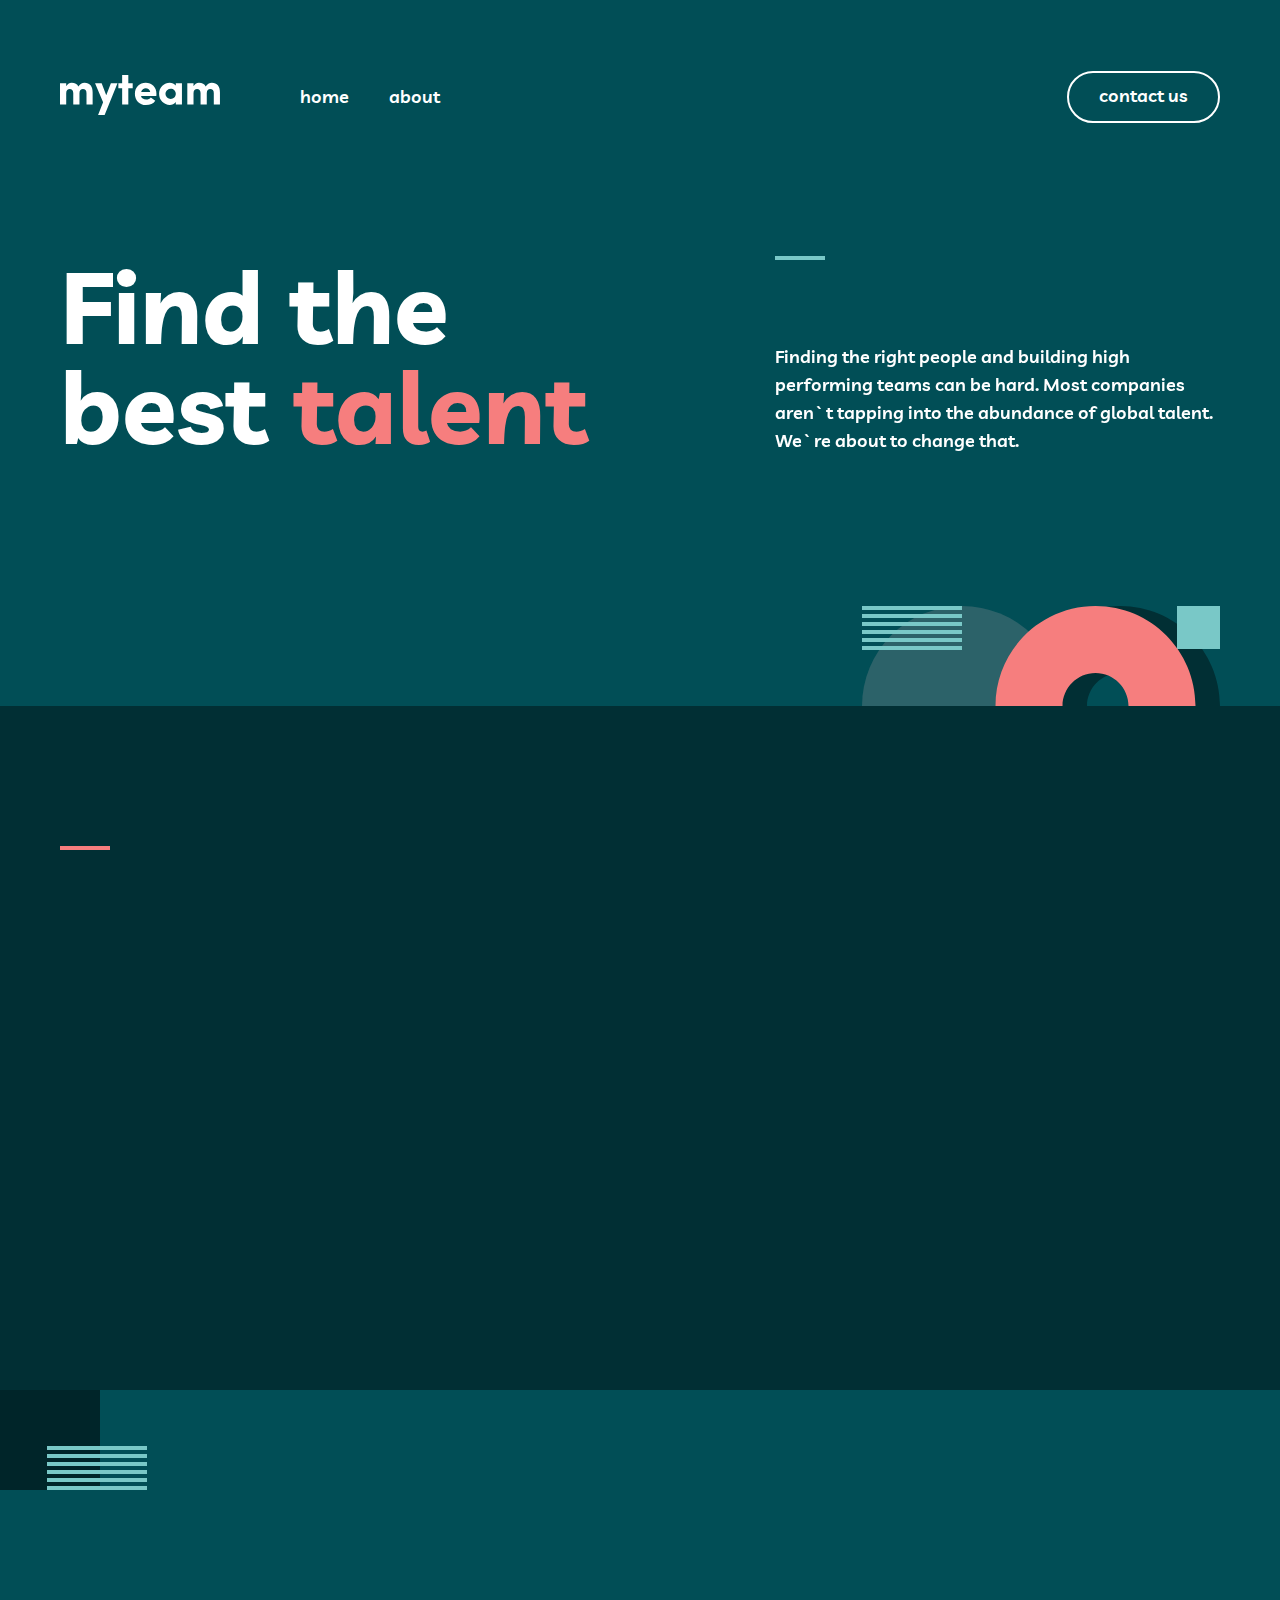
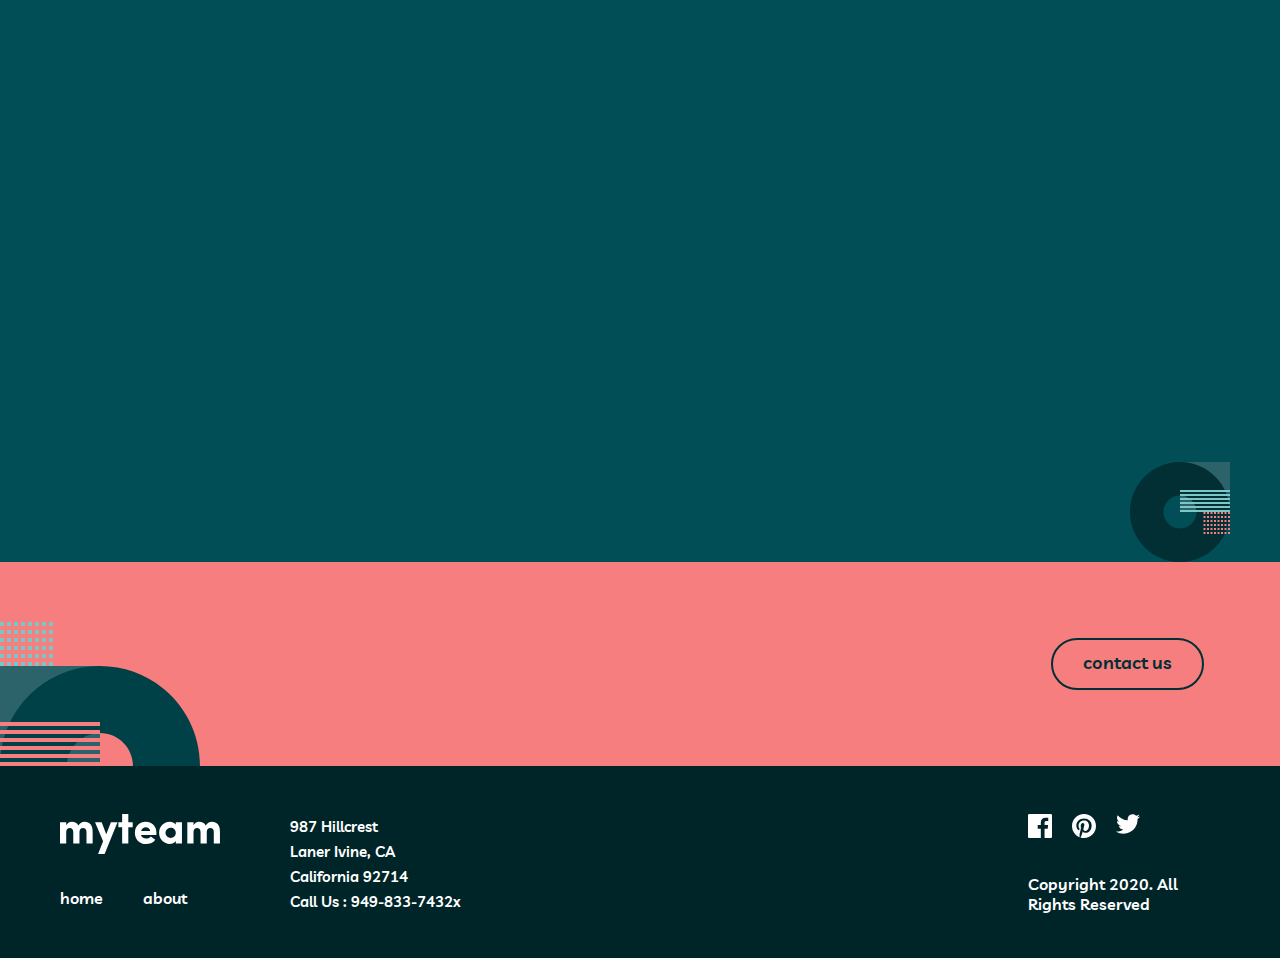
<file: index.html>
<!DOCTYPE html>
<html lang="en">
<head>
    <meta charset="UTF-8">
    <meta name="viewport" content="width=device-width, initial-scale=1.0">
    <link rel="stylesheet" href="./css/main.css">
    <link href="https://unpkg.com/aos@2.3.1/dist/aos.css" rel="stylesheet">
    <title>My team</title>
</head>
<body>
    <header class="site-header">
        <div class="container">
            <div class="header">
                <div class="header-logo-wrapper">
                    <a class="header-logo-link" href="/">
                        <img src="./images/myteam.svg" alt="site logo" width="160" height="40">
                    </a>
                    <ul class="header-list">
                        <li class="header-item">
                            <a class="header-link" href="/">home</a>
                        </li>
                        <li class="header-item">
                            <a class="header-link" href="about.html">about</a>
                        </li>
                    </ul>
                </div>
                <a class="header-contact-link" href="contact.html">contact us</a>
            </div>
        </div>
    </header>
    <main class="site-main">
        <section class="hero-section">
            <div class="container">
                <div class="hero">
                    <h2 data-aos="fade-right" data-aos-offset="300" data-aos-easing="ease-in-sine">Find the <br> best <span class="hero-title-color">talent</span></h2>
                    <div class="hero-content-wrapper">
                        <span></span>
                        <p data-aos="fade-left" data-aos-anchor="#example-anchor" data-aos-offset="500" data-aos-duration="500">Finding the right people and building high performing teams can be hard. Most companies aren`t tapping into the abundance of global talent. We`re about to change that.</p>
                    </div>
                </div>
            </div>
        </section>
        <section class="build-section">
            <div class="container">
                <div class="build">
                    <div class="manage">
                        <span></span>
                        <h2 data-aos="zoom-out">Build & manage distributed teams like no one else.</h2>
                    </div>
                    <div class="build-content-wrapper">
                        <ul class="build-list">
                            <li class="build-item">
                                <img data-aos="fade-right" src="./images/EXPERIENCED -img.svg" alt="Experienced Individuals" width="72" height="72">
                                <div data-aos="fade-left" class="build-wrapper">
                                    <h3>Experienced Individuals</h3>
                                    <p>Our network is made up of highly experienced professionals <br>who are passionate about what they do.</p>
                                </div>
                            </li>
                            <li class="build-item">
                                <img data-aos="fade-right" src="./images/easy-img.svg" alt="Easy to Implement" width="72" height="72">
                                <div data-aos="fade-left" class="build-wrapper">
                                    <h3>Easy to Implement</h3>
                                    <p>Our processes have been refined over years of implementation meaning our teams always deliver.</p>
                                </div>
                            </li>
                            <li class="build-item remove-margin">
                                <img data-aos="fade-right" src="./images/enhanced-img.svg" alt="Enhanced Productivity" width="72" height="72">
                                <div data-aos="fade-left" class="build-wrapper">
                                    <h3>Enhanced Productivity</h3>
                                    <p>Our customized platform with in-built analytics helps you <br>manage your distributed teams.</p>
                                </div>
                            </li>
                        </ul>
                    </div>
                </div>
            </div>
        </section>
        <section class="delivering-section">
            <div class="delivering-content-wrapper">
                <div class="container">
                    <h3 data-aos="fade-down">Delivering real results for top <br>companies. Some of our <span class="delivering-title-color">success stories.</span></h3>
                    <ul class="delivering-list">
                        <li data-aos="flip-left" data-aos-easing="ease-out-cubic" data-aos-duration="2000" class="delivering-item">
                            <p>“The team perfectly fit the specialized skill set required. They focused on the most essential features helping us launch the platform eight months faster than planned.”</p>
                            <strong>Kady Baker</strong>
                            <b>Product Manager at Bookmark</b>
                            <img data-aos="zoom-in-up" src="./images/kady-baker.svg" alt="Kady Baker photo" width="62" height="62">
                        </li>
                        <li data-aos="flip-left" data-aos-easing="ease-out-cubic" data-aos-duration="2000" class="delivering-item">
                            <p>“We needed to automate our entire onboarding process. The team came in and built out the whole journey. Since going live, user retention has gone through the roof!”</p>
                            <strong>Aiysha Reese</strong>
                            <b>Founder of Manage</b>
                            <img data-aos="zoom-in-up" src="./images/aiysha-reese.svg" alt="Aiysha Reese photo" width="62" height="62">
                        </li>
                        <li data-aos="flip-left" data-aos-easing="ease-out-cubic" data-aos-duration="2000" class="delivering-item">
                            <p>“Amazing. Our team helped us build an app that delivered a new experience for hiring a physio. The launch was an instant success with 100k downloads in the first month.”</p>
                            <strong>Arthur Clarke</strong>
                            <b>Co-founder of MyPhysio</b>
                            <img data-aos="zoom-in-up" src="./images/arthur-clarke.svg" alt="Arthur Clarke photo" width="62" height="62">
                        </li>
                    </ul>
                </div>
            </div>
        </section>
        <section class="ready-section">
            <div class="container">
                <div class="ready-content-wrapper">
                    <h2 data-aos="zoom-out-down" class="ready-title">Ready to get started?</h2>
                    <a class="ready-link" href="contact.html">contact us</a>
                </div>
            </div>
        </section>
        <footer class="site-footer">
            <div class="container">
                <ul class="footer-item">
                    <li class="footer-list">
                        <div class="footer-div1">
                            <a href="./index.html">
                                <img class="logo-footer" src="./images/myteam.svg" alt="logo">
                            </a>
                            <ul>
                                <li>
                                    <a class="footer-link" href="">home</a>
                                </li>
                                <li>
                                    <a class="footer-link" href="./about.html">about</a>
                                </li>
                            </ul>
                        </div>
                        <ul class="footer-item2">
                            <li>987  Hillcrest</li>
                            <li> Laner Ivine, CA</li>
                            <li>California 92714</li>
                            <li>Call Us : 949-833-7432x</li>
                        </ul>
                    </li>
                    <li class="footer-list1">
                        <div class="footer-list-img">
                            <ul class="footer-list-social-media">
                                <li class="footer-item-social-media">
                                    <a class="footer-link" href="">
                                        <svg width="24" height="24" viewBox="0 0 24 24" fill="currentColor" xmlns="http://www.w3.org/2000/svg">
                                            <path d="M22.675 0H1.325C0.593 0 0 0.593 0 1.325V22.676C0 23.407 0.593 24 1.325 24H12.82V14.706H9.692V11.084H12.82V8.413C12.82 5.313 14.713 3.625 17.479 3.625C18.804 3.625 19.942 3.724 20.274 3.768V7.008L18.356 7.009C16.852 7.009 16.561 7.724 16.561 8.772V11.085H20.148L19.681 14.707H16.561V24H22.677C23.407 24 24 23.407 24 22.675V1.325C24 0.593 23.407 0 22.675 0Z" fill="currentColor"/>
                                        </svg>
                                    </a>
                                </li>
                                <li>
                                    <a class="footer-link" href="">
                                        <svg width="24" height="24" viewBox="0 0 24 24" fill="currentColor" xmlns="http://www.w3.org/2000/svg">
                                            <path d="M12 0C5.373 0 0 5.372 0 12C0 17.084 3.163 21.426 7.627 23.174C7.522 22.225 7.427 20.769 7.669 19.733C7.887 18.796 9.076 13.768 9.076 13.768C9.076 13.768 8.717 13.049 8.717 11.986C8.717 10.318 9.684 9.072 10.888 9.072C11.911 9.072 12.406 9.841 12.406 10.762C12.406 11.791 11.751 13.33 11.412 14.757C11.129 15.951 12.011 16.926 13.189 16.926C15.322 16.926 16.961 14.677 16.961 11.431C16.961 8.558 14.897 6.549 11.949 6.549C8.535 6.549 6.531 9.11 6.531 11.756C6.531 12.787 6.928 13.894 7.424 14.494C7.522 14.613 7.536 14.718 7.507 14.839L7.174 16.199C7.121 16.419 7 16.466 6.772 16.36C5.273 15.662 4.336 13.471 4.336 11.711C4.336 7.926 7.086 4.449 12.265 4.449C16.428 4.449 19.663 7.416 19.663 11.38C19.663 15.516 17.056 18.844 13.436 18.844C12.22 18.844 11.077 18.213 10.686 17.466L9.938 20.319C9.667 21.362 8.936 22.669 8.446 23.465C9.57 23.812 10.763 24 12 24C18.627 24 24 18.627 24 12C24 5.372 18.627 0 12 0Z" fill="currentColor"/>
                                        </svg>
                                    </a>
                                </li>
                                <li>
                                    <a class="footer-link" href="">
                                        <svg width="24" height="20" viewBox="0 0 24 20" fill="currentColor" xmlns="http://www.w3.org/2000/svg">
                                            <path d="M24 2.55699C23.117 2.94899 22.168 3.21299 21.172 3.33199C22.189 2.72299 22.97 1.75799 23.337 0.607986C22.386 1.17199 21.332 1.58199 20.21 1.80299C19.313 0.845986 18.032 0.247986 16.616 0.247986C13.437 0.247986 11.101 3.21399 11.819 6.29299C7.728 6.08799 4.1 4.12799 1.671 1.14899C0.381 3.36199 1.002 6.25699 3.194 7.72299C2.388 7.69699 1.628 7.47599 0.965 7.10699C0.911 9.38799 2.546 11.522 4.914 11.997C4.221 12.185 3.462 12.229 2.69 12.081C3.316 14.037 5.134 15.46 7.29 15.5C5.22 17.123 2.612 17.848 0 17.54C2.179 18.937 4.768 19.752 7.548 19.752C16.69 19.752 21.855 12.031 21.543 5.10599C22.505 4.41099 23.34 3.54399 24 2.55699Z" fill="currentColor"/>
                                        </svg>
                                    </a>
                                </li>
                            </ul>
                            <!-- <img src="./images/facebook.svg" alt="Facebook">
                            <img src="./images/tskklli.svg" alt="tsklll">
                            <img src="./images/twitter.svg" alt="twitter"> -->
                        </div>
                        <p>Copyright 2020. All Rights Reserved</p>
                    </li>
                </ul>
            </div>
        </footer>
    </main>
    
    <script src="https://unpkg.com/aos@2.3.1/dist/aos.js"></script>
    <script>
        AOS.init();
    </script>
</body>
</html>
</file>
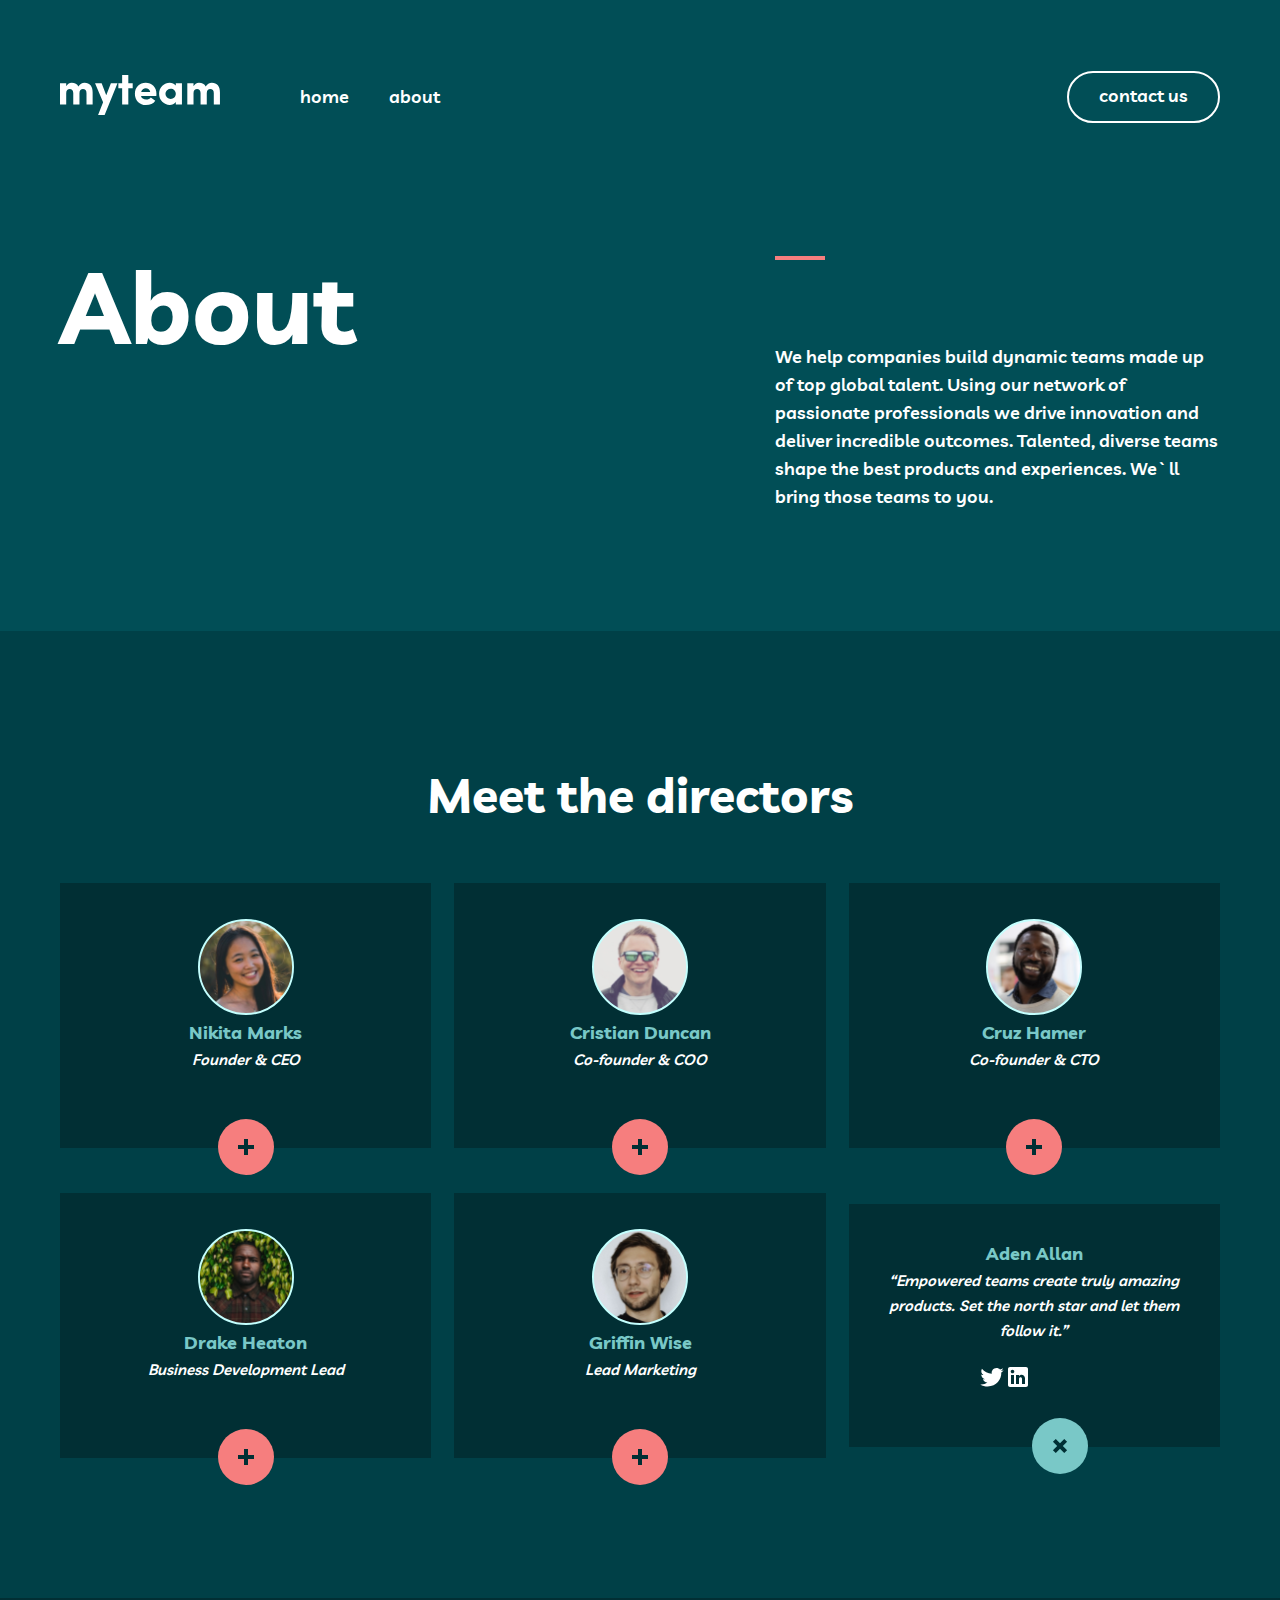
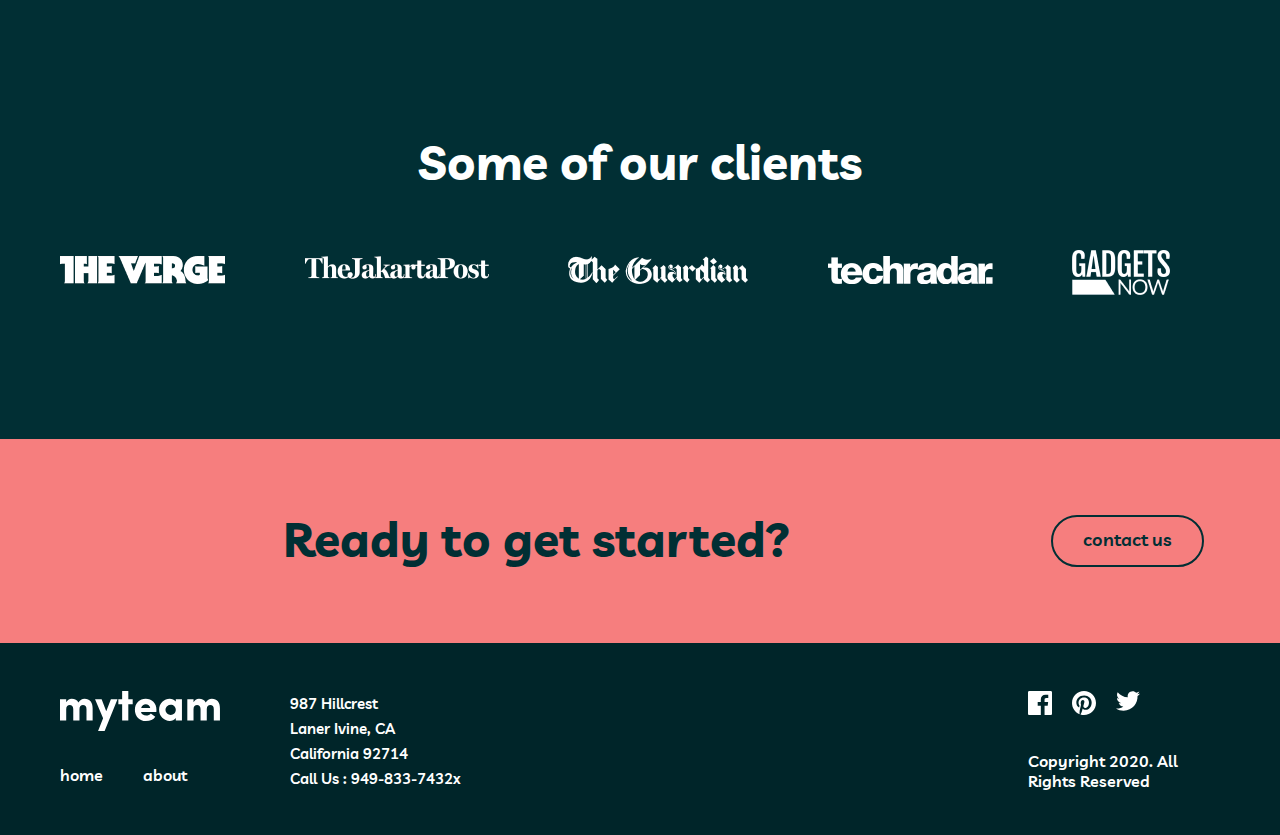
<file: about.html>
<!DOCTYPE html>
<html lang="en">
<head>
    <meta charset="UTF-8">
    <meta name="viewport" content="width=device-width, initial-scale=1.0">
    <link rel="stylesheet" href="./css/about.css">
    <title>About</title>
</head>
<body>
    <header class="site-header">
        <div class="container">
            <div class="header">
                <div class="header-logo-wrapper">
                        <a class="header-logo-link" href="/">
                            <img src="./images/myteam.svg" alt="site logo" width="160" height="40">
                        </a>
                        <ul class="header-list">
                            <li class="header-item">
                                <a class="header-link" href="index.html">home</a>
                            </li>
                            <li class="header-item">
                                <a class="header-link" href="about.html">about</a>
                            </li>
                        </ul>
                    </div>
                <a class="header-contact-link" href="contact.html">contact us</a>
            </div>
        </div>
    </header>
    <main class="site-main">
        <section class="hero-section">
            <div class="container">
                <div class="hero">
                    <h2>About</span></h2>
                    <div class="hero-content-wrapper">
                        <span></span>
                        <p>We help companies build dynamic teams made up of top global talent. Using our network of passionate professionals we drive innovation and deliver incredible outcomes. Talented, diverse teams shape the best products and experiences. We`ll bring those teams to you.</p>
                    </div>
                </div>
            </div>
        </section>
        <section class="directors-section">
            <div class="container">
                <h2>Meet the directors</h2>
                <ul class="directors-list">
                    <li class="directors-item">
                        <img src="./images/nikita-img.svg" alt="Nikita Marks photos" width="96" height="96">
                        <strong>Nikita Marks</strong>
                        <p>Founder & CEO</p>
                        <img class="pluss-icon" src="./images/plusss.svg" alt="" width="56" height="56">
                    </li>
                    <li class="directors-item">
                        <img src="./images/cristian-img.svg" alt="Cristian Duncan photos" width="96" height="96">
                        <strong>Cristian Duncan</strong>
                        <p>Co-founder & COO</p>
                        <img class="pluss-icon" src="./images/plusss.svg" alt="" width="56" height="56">
                    </li>
                    <li class="directors-item">
                        <img src="./images/cruz-img.svg" alt="Cruz Hamer photos" width="96" height="96">
                        <strong>Cruz Hamer</strong>
                        <p>Co-founder & CTO</p>
                        <img class="pluss-icon" src="./images/plusss.svg" alt="" width="56" height="56">
                    </li>
                </ul>
                <ul class="directors-list remove-margin-direction">
                    <li class="directors-item">
                        <img src="./images/drake-img.svg" alt="Drake Heaton photos" width="96" height="96">
                        <strong>Drake Heaton</strong>
                        <p>Business Development Lead</p>
                        <img class="pluss-icon" src="./images/plusss.svg" alt="" width="56" height="56">
                    </li>
                    <li class="directors-item">
                        <img src="./images/grittin-img.svg" alt="Griffin Wise photos" width="96" height="96">
                        <strong>Griffin Wise</strong>
                        <p>Lead Marketing</p>
                        <img class="pluss-icon" src="./images/plusss.svg" alt="" width="56" height="56">
                    </li>
                    <li class="directors-item">
                        <strong>Aden Allan</strong>
                        <p>“Empowered teams create truly amazing products. Set the north star and let them follow it.”</p>
                        <img class="icon" src="./images/twitt-icon.svg" alt="twitt icon" width="24" height="19.5">
                        <img class="icon" src="./images/linkkdn-icon.svg" alt="linkdin icon" width="20" height="20">
                        <img class="pluss-icon" src="./images/pluss-img2.svg" alt="" width="56" height="56">
                    </li>
                </ul>
            </div>
        </section>
        <section class="client-section">
            <div class="container">
                <h2>Some of our clients</h2>
                <img src="./images/clients-section-img.png" alt="clients">
            </div>
        </section>
        <section class="ready-section">
            <div class="container">
                <div class="ready-content-wrapper">
                    <h2 class="ready-title">Ready to get started?</h2>
                    <a class="ready-link" href="contact.html">contact us</a>
                </div>
            </div>
        </section>
        <footer class="site-footer">
            <div class="container">
                <ul class="footer-item">
                    <li class="footer-list">
                        <div class="footer-div1">
                            <a href="./index.html">
                                <img class="logo-footer" src="./images/myteam.svg" alt="logo">
                            </a>
                            <ul>
                                <li>
                                    <a class="footer-link" href="">home</a>
                                </li>
                                <li>
                                    <a class="footer-link" href="./about.html">about</a>
                                </li>
                            </ul>
                        </div>
                        <ul class="footer-item2">
                            <li>987  Hillcrest</li>
                            <li> Laner Ivine, CA</li>
                            <li>California 92714</li>
                            <li>Call Us : 949-833-7432x</li>
                        </ul>
                    </li>
                    <li class="footer-list1">
                        <div class="footer-list-img">
                            <ul class="footer-list-social-media">
                                <li class="footer-item-social-media">
                                    <a class="footer-link" href="">
                                        <svg width="24" height="24" viewBox="0 0 24 24" fill="currentColor" xmlns="http://www.w3.org/2000/svg">
                                            <path d="M22.675 0H1.325C0.593 0 0 0.593 0 1.325V22.676C0 23.407 0.593 24 1.325 24H12.82V14.706H9.692V11.084H12.82V8.413C12.82 5.313 14.713 3.625 17.479 3.625C18.804 3.625 19.942 3.724 20.274 3.768V7.008L18.356 7.009C16.852 7.009 16.561 7.724 16.561 8.772V11.085H20.148L19.681 14.707H16.561V24H22.677C23.407 24 24 23.407 24 22.675V1.325C24 0.593 23.407 0 22.675 0Z" fill="currentColor"/>
                                        </svg>
                                    </a>
                                </li>
                                <li>
                                    <a class="footer-link" href="">
                                        <svg width="24" height="24" viewBox="0 0 24 24" fill="currentColor" xmlns="http://www.w3.org/2000/svg">
                                            <path d="M12 0C5.373 0 0 5.372 0 12C0 17.084 3.163 21.426 7.627 23.174C7.522 22.225 7.427 20.769 7.669 19.733C7.887 18.796 9.076 13.768 9.076 13.768C9.076 13.768 8.717 13.049 8.717 11.986C8.717 10.318 9.684 9.072 10.888 9.072C11.911 9.072 12.406 9.841 12.406 10.762C12.406 11.791 11.751 13.33 11.412 14.757C11.129 15.951 12.011 16.926 13.189 16.926C15.322 16.926 16.961 14.677 16.961 11.431C16.961 8.558 14.897 6.549 11.949 6.549C8.535 6.549 6.531 9.11 6.531 11.756C6.531 12.787 6.928 13.894 7.424 14.494C7.522 14.613 7.536 14.718 7.507 14.839L7.174 16.199C7.121 16.419 7 16.466 6.772 16.36C5.273 15.662 4.336 13.471 4.336 11.711C4.336 7.926 7.086 4.449 12.265 4.449C16.428 4.449 19.663 7.416 19.663 11.38C19.663 15.516 17.056 18.844 13.436 18.844C12.22 18.844 11.077 18.213 10.686 17.466L9.938 20.319C9.667 21.362 8.936 22.669 8.446 23.465C9.57 23.812 10.763 24 12 24C18.627 24 24 18.627 24 12C24 5.372 18.627 0 12 0Z" fill="currentColor"/>
                                        </svg>
                                    </a>
                                </li>
                                <li>
                                    <a class="footer-link" href="">
                                        <svg width="24" height="20" viewBox="0 0 24 20" fill="currentColor" xmlns="http://www.w3.org/2000/svg">
                                            <path d="M24 2.55699C23.117 2.94899 22.168 3.21299 21.172 3.33199C22.189 2.72299 22.97 1.75799 23.337 0.607986C22.386 1.17199 21.332 1.58199 20.21 1.80299C19.313 0.845986 18.032 0.247986 16.616 0.247986C13.437 0.247986 11.101 3.21399 11.819 6.29299C7.728 6.08799 4.1 4.12799 1.671 1.14899C0.381 3.36199 1.002 6.25699 3.194 7.72299C2.388 7.69699 1.628 7.47599 0.965 7.10699C0.911 9.38799 2.546 11.522 4.914 11.997C4.221 12.185 3.462 12.229 2.69 12.081C3.316 14.037 5.134 15.46 7.29 15.5C5.22 17.123 2.612 17.848 0 17.54C2.179 18.937 4.768 19.752 7.548 19.752C16.69 19.752 21.855 12.031 21.543 5.10599C22.505 4.41099 23.34 3.54399 24 2.55699Z" fill="currentColor"/>
                                        </svg>
                                    </a>
                                </li>
                            </ul>
                            <!-- <img src="./images/facebook.svg" alt="Facebook">
                            <img src="./images/tskklli.svg" alt="tsklll">
                            <img src="./images/twitter.svg" alt="twitter"> -->
                        </div>
                        <p>Copyright 2020. All Rights Reserved</p>
                    </li>
                </ul>
            </div>
        </footer>
    </main>
</body>
</html>
</file>
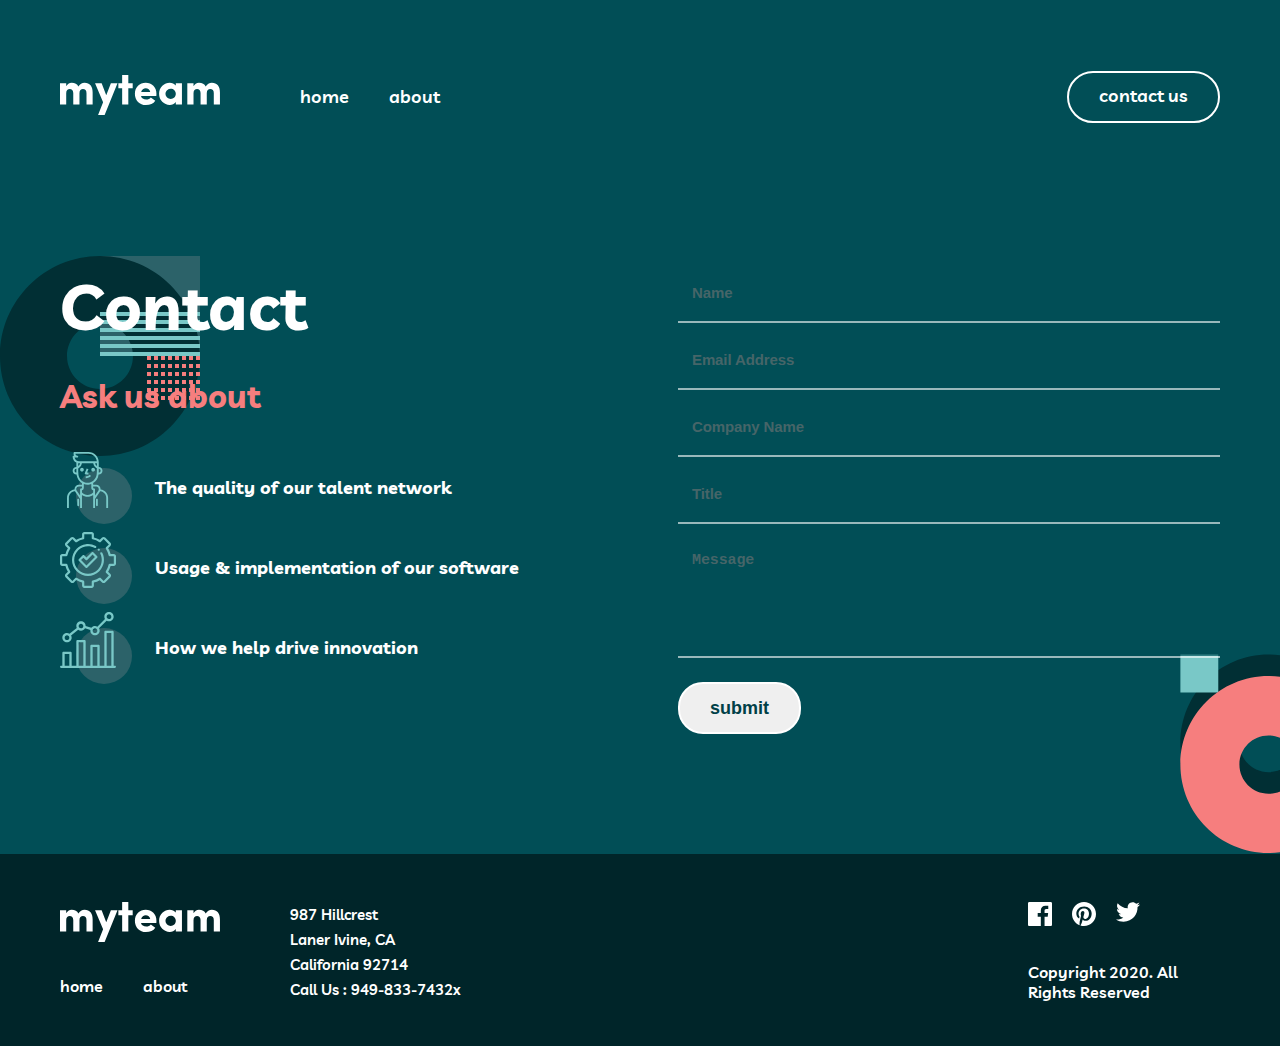
<file: contact.html>
<!DOCTYPE html>
<html lang="en">
<head>
    <meta charset="UTF-8">
    <meta name="viewport" content="width=device-width, initial-scale=1.0">
    <link rel="stylesheet" href="./css/contact.css">
    <title>Contact</title>
</head>
<body>
    <header class="site-header">
        <div class="container">
            <div class="header">
                <div class="header-logo-wrapper">
                        <a class="header-logo-link" href="/">
                            <img src="./images/myteam.svg" alt="site logo" width="160" height="40">
                        </a>
                        <ul class="header-list">
                            <li class="header-item">
                                <a class="header-link" href="index.html">home</a>
                            </li>
                            <li class="header-item">
                                <a class="header-link" href="about.html">about</a>
                            </li>
                        </ul>
                    </div>
                <a class="header-contact-link" href="contact.html">contact us</a>
            </div>
        </div>
    </header>
    <main class="site-main">
        <section class="contact-section">
            <div class="container">
                <div class="contact-wrapper">
                    <div class="contact-content">
                        <h2>Contact</h2>
                        <span>Ask us about</span>
                        <ul class="contact-list">
                            <li class="contact-item">
                                <img src="./images/EXPERIENCED -img.svg" alt="EXPERIENCED" width="72" height="72">
                                <p>The quality of our talent network</p>
                            </li>
                            <li class="contact-item">
                                <img src="./images/easy-img.svg" alt="easy" width="72" height="72">
                                <p>Usage & implementation of our software</p>
                            </li>
                            <li class="contact-item">
                                <img src="./images/enhanced-img.svg" alt="enhanced" width="72" height="72">
                                <p>How we help drive innovation</p>
                            </li>
                        </ul>
                    </div>
                    <form class="contact-form" action="https://echo.htmlacademy.ru" method="post" autocomplete="off">
                        <input class="form-input" type="text" required name="username" placeholder="Name">
                        <input class="form-input" type="email" required name="email" placeholder="Email Address">
                        <input class="form-input" type="text" required name="text" placeholder="Company Name">
                        <input class="form-input" type="text" required name="title" placeholder="Title">
                        <textarea class="form-textarea" required name="" id="" placeholder="Message"></textarea>
                        <button class="form-btn" type="submit">submit</button>
                    </form>
                </div>
            </div>
        </section>
        <footer class="site-footer">
            <div class="container">
                <ul class="footer-item">
                    <li class="footer-list">
                        <div class="footer-div1">
                            <a href="./index.html">
                                <img class="logo-footer" src="./images/myteam.svg" alt="logo">
                            </a>
                            <ul>
                                <li>
                                    <a class="footer-link" href="">home</a>
                                </li>
                                <li>
                                    <a class="footer-link" href="./about.html">about</a>
                                </li>
                            </ul>
                        </div>
                        <ul class="footer-item2">
                            <li>987  Hillcrest</li>
                            <li> Laner Ivine, CA</li>
                            <li>California 92714</li>
                            <li>Call Us : 949-833-7432x</li>
                        </ul>
                    </li>
                    <li class="footer-list1">
                        <div class="footer-list-img">
                            <ul class="footer-list-social-media">
                                <li class="footer-item-social-media">
                                    <a class="footer-link" href="">
                                        <svg width="24" height="24" viewBox="0 0 24 24" fill="currentColor" xmlns="http://www.w3.org/2000/svg">
                                            <path d="M22.675 0H1.325C0.593 0 0 0.593 0 1.325V22.676C0 23.407 0.593 24 1.325 24H12.82V14.706H9.692V11.084H12.82V8.413C12.82 5.313 14.713 3.625 17.479 3.625C18.804 3.625 19.942 3.724 20.274 3.768V7.008L18.356 7.009C16.852 7.009 16.561 7.724 16.561 8.772V11.085H20.148L19.681 14.707H16.561V24H22.677C23.407 24 24 23.407 24 22.675V1.325C24 0.593 23.407 0 22.675 0Z" fill="currentColor"/>
                                        </svg>
                                    </a>
                                </li>
                                <li>
                                    <a class="footer-link" href="">
                                        <svg width="24" height="24" viewBox="0 0 24 24" fill="currentColor" xmlns="http://www.w3.org/2000/svg">
                                            <path d="M12 0C5.373 0 0 5.372 0 12C0 17.084 3.163 21.426 7.627 23.174C7.522 22.225 7.427 20.769 7.669 19.733C7.887 18.796 9.076 13.768 9.076 13.768C9.076 13.768 8.717 13.049 8.717 11.986C8.717 10.318 9.684 9.072 10.888 9.072C11.911 9.072 12.406 9.841 12.406 10.762C12.406 11.791 11.751 13.33 11.412 14.757C11.129 15.951 12.011 16.926 13.189 16.926C15.322 16.926 16.961 14.677 16.961 11.431C16.961 8.558 14.897 6.549 11.949 6.549C8.535 6.549 6.531 9.11 6.531 11.756C6.531 12.787 6.928 13.894 7.424 14.494C7.522 14.613 7.536 14.718 7.507 14.839L7.174 16.199C7.121 16.419 7 16.466 6.772 16.36C5.273 15.662 4.336 13.471 4.336 11.711C4.336 7.926 7.086 4.449 12.265 4.449C16.428 4.449 19.663 7.416 19.663 11.38C19.663 15.516 17.056 18.844 13.436 18.844C12.22 18.844 11.077 18.213 10.686 17.466L9.938 20.319C9.667 21.362 8.936 22.669 8.446 23.465C9.57 23.812 10.763 24 12 24C18.627 24 24 18.627 24 12C24 5.372 18.627 0 12 0Z" fill="currentColor"/>
                                        </svg>
                                    </a>
                                </li>
                                <li>
                                    <a class="footer-link" href="">
                                        <svg width="24" height="20" viewBox="0 0 24 20" fill="currentColor" xmlns="http://www.w3.org/2000/svg">
                                            <path d="M24 2.55699C23.117 2.94899 22.168 3.21299 21.172 3.33199C22.189 2.72299 22.97 1.75799 23.337 0.607986C22.386 1.17199 21.332 1.58199 20.21 1.80299C19.313 0.845986 18.032 0.247986 16.616 0.247986C13.437 0.247986 11.101 3.21399 11.819 6.29299C7.728 6.08799 4.1 4.12799 1.671 1.14899C0.381 3.36199 1.002 6.25699 3.194 7.72299C2.388 7.69699 1.628 7.47599 0.965 7.10699C0.911 9.38799 2.546 11.522 4.914 11.997C4.221 12.185 3.462 12.229 2.69 12.081C3.316 14.037 5.134 15.46 7.29 15.5C5.22 17.123 2.612 17.848 0 17.54C2.179 18.937 4.768 19.752 7.548 19.752C16.69 19.752 21.855 12.031 21.543 5.10599C22.505 4.41099 23.34 3.54399 24 2.55699Z" fill="currentColor"/>
                                        </svg>
                                    </a>
                                </li>
                            </ul>
                            <!-- <img src="./images/facebook.svg" alt="Facebook">
                            <img src="./images/tskklli.svg" alt="tsklll">
                            <img src="./images/twitter.svg" alt="twitter"> -->
                        </div>
                        <p>Copyright 2020. All Rights Reserved</p>
                    </li>
                </ul>
            </div>
        </footer>  
    </main>
</body>
</html>
</file>
<file: css/main.css>
@font-face {
    font-display: swap;
    font-family: 'Livvic';
    font-style: normal;
    font-weight: 600;
    src: url('../fonts/livvic-v14-latin-600.woff2') format('woff2');
}
@font-face {
    font-display: swap;
    font-family: 'Livvic';
    font-style: normal;
    font-weight: 700;
    src: url('../fonts/livvic-v14-latin-700.woff2') format('woff2');
}


*{
    margin: 0;
    padding: 0;
    list-style: none;
    text-decoration: none;
    box-sizing: border-box;
    scroll-behavior: smooth;
}
body{
    font-family: "Livvic", sans-serif;
    background-color: #014E56;
}
.container{
    width: 1200px;
    margin: 0 auto;
    padding: 0 20px;
}

/* Header styles start */
.site-header {
    padding: 71px 0 133px;
}
.header {
    display: flex;
    align-items: center;
    justify-content: space-between;
}
.header-logo-wrapper {
    display: flex;
    align-items: center;
    justify-content: space-between;
    gap: 80px;
}
.header-list {
    display: flex;
    align-items: center;
    gap: 40px;
}
.header-link {
    font-size: 18px;
    font-weight: 600;
    line-height: 28px;
    color: white;
    transition: color 0.3s;
}
.header-link:hover{
    color: #F67E7E;
}
.header-contact-link {
    width: 153px;
    padding: 9px 0 11px;
    border: 2px solid #FFFFFF;
    border-radius: 30px;
    text-align: center;
    color: white;
    font-size: 18px;
    font-weight: 600;
    line-height: 28px;
    transition: all 0.3s;
}
.header-contact-link:hover{
    background-color: white;
    color: #002529;
}
/* Header styles end */


/* Hero styles start */
.hero-section {
    background-image: url("../images/hero-bg1.svg");
    background-repeat: no-repeat;
    background-size: 200px;
    background-position: calc(50% - 740px) top;
}
.hero {
    padding-bottom: 250px;
    display: flex;
    align-items: start;
    justify-content: space-between;
    background-image: url("../images/hero-bg2.svg");
    background-repeat: no-repeat;
    background-size: 358px;
    background-position: right bottom;
}
.hero > h2{
    font-size: 100px;
    font-weight: 700;
    line-height: 100px;
    color: #FFFFFF;
}
.hero-title-color {
    color: #F67E7E;

}
.hero-content-wrapper {
    width: 445px;
}
.hero-content-wrapper > span {
    display: inline-block;
    margin-bottom: 79px;
    width: 50px;
    height: 4px;
    background-color: #79C8C7;
}
.hero-content-wrapper > p {
    font-size: 18px;
    font-weight: 600;
    line-height: 28px;
    color: #FFFFFF;
    
}
/* Hero styles end */

/* Build & manage styles start */
.build-section {
    padding: 140px 0;
    background-color: #012F34;
    background-image: url("../images/build-bg.svg");
    background-repeat: no-repeat;
    background-size: 200px;
    background-position: calc(50% + 740px) bottom;
}
.build {
    display: flex;
    justify-content: space-between;

}
.manage {
    margin-right: 150px;
}
.manage > span {
    display: inline-block;
    margin-bottom: 54px;
    width: 50px;
    height: 4px;
    background-color: #F67E7E;
}
.manage > h2 {
    width: 455px;
    font-size: 48px;
    font-weight: 700;
    line-height: 48px;
    color: #FFFFFF;
    
}
.build-list {
    margin-top: 58px;
}
.build-item {
    display: flex;
    margin-bottom: 32px;
}
.remove-margin {
    margin-bottom: 0;
}
.build-wrapper {
    margin-left: 23px;
}
.build-wrapper > h3 {
    margin-bottom: 16px;
    font-size: 18px;
    font-weight: 700;
    line-height: 28px;
    color: #F67E7E;
}
.build-wrapper > p {
    font-size: 15px;
    font-weight: 600;
    line-height: 25px;
    color: #FFFFFF;
    
}
/* Build & manage styles end */
/* Delivering styles start */
.delivering-section {
    background-image: url("../images/delivering-bg1.svg"), url("../images/delivering-bg2.svg");
    background-repeat: no-repeat;
    background-size: 147px, 200px 100px;
    background-position: left top, right bottom;
}
.delivering-content-wrapper{
    padding: 140px 0;
}
.container > h3 {
    font-size: 48px;
    font-weight: 700;
    line-height: 48px;
    color: #FFFFFF;
    margin: 0 89px 56px;
    
}
.delivering-title-color {
    color: #79C8C7;

}
.delivering-list {
    display: flex;
    justify-content: space-between;
    text-align: center;
}
.delivering-item > p {
    padding-top: 36px;
    font-size: 15px;
    font-weight: 600;
    line-height: 25px;
    color: #FFFFFF;
    margin: 36px 30px 24px 0;
    background-image: url("../images/tick.svg");
    background-repeat: no-repeat;
    background-size: 67px 56px;
    background-position: center top;
    
}
.delivering-item > strong {
    font-size: 18px;
    font-weight: 700;
    line-height: 28px;
    color: #79C8C7;
    margin: 0 30px 2px 0;
    
}
.delivering-item > b {
    display: block;
    font-size: 13px;
    font-style: italic;
    font-weight: 500;
    line-height: 18px;
    color: #FFFFFF;
    margin: 0 30px 32px 0;
    
}
/* Delivering styles end */
/* Ready styles start */
.ready-section {
    padding: 76px 260px 76px 263px;
    background-color: #F67E7E;
    background-image: url("../images/ready-bg.svg");
    background-repeat: no-repeat;
    background-size: 200px;
    background-position: left bottom;
}
.ready-content-wrapper {
    display: flex;
    gap: 260px;
}
.ready-title {
    font-size: 48px;
    font-weight: 700;
    line-height: 48px;
    color: #012F34;

    
}
.ready-link {
    width: 153px;
    padding: 9px 0 11px;
    border: 2px solid #012F34;
    border-radius: 30px;
    text-align: center;
    color: #012F34;
    font-size: 18px;
    font-weight: 600;
    line-height: 28px;
    transition: all 0.3s;
    
}

.ready-link:hover {
    background-color: #012F34;
    color: #FFFFFF;
}
/* Ready styles end */

/* Footer styles start */
.site-footer {
    background:#002529 ;
    height: 192px;
    color: white;
    padding: 48px 0 0;
}
.footer-item {
    display: flex;
    justify-content: space-between;

}
.footer-list {
    display: flex;
    gap: 70px;
}
.footer-div1 ul {
    display: flex;
    gap: 40px;
    margin-top: 30px;
}

.footer-item2 {
    font-size: 15px;
    font-weight: 600;
    line-height: 25px;
    text-align: left;
    
}
.footer-list1{
    display: flex;
    flex-direction: column;
    justify-content: space-between;
    width: 192px;
}
.footer-list-social-media {
    display: flex;
    gap: 20px;
}
.footer-link {
    color: #FFFFFF;
}
.footer-link:hover {
    color: #F67E7E;
}
/* Footer styles end */
</file>
<file: css/about.css>
@font-face {
    font-display: swap;
    font-family: 'Livvic';
    font-style: normal;
    font-weight: 600;
    src: url('../fonts/livvic-v14-latin-600.woff2') format('woff2');
}
@font-face {
    font-display: swap;
    font-family: 'Livvic';
    font-style: normal;
    font-weight: 700;
    src: url('../fonts/livvic-v14-latin-700.woff2') format('woff2');
}


*{
    margin: 0;
    padding: 0;
    list-style: none;
    text-decoration: none;
    box-sizing: border-box;
    scroll-behavior: smooth;
}
body{
    font-family: "Livvic", sans-serif;
    background-color: #014E56;
}
.container{
    width: 1200px;
    margin: 0 auto;
    padding: 0 20px;
}

/* Header styles start */
.site-header {
    padding: 71px 0 133px;
}
.header {
    display: flex;
    align-items: center;
    justify-content: space-between;
}
.header-logo-wrapper {
    display: flex;
    align-items: center;
    justify-content: space-between;
    gap: 80px;
}
.header-list {
    display: flex;
    align-items: center;
    gap: 40px;
}
.header-link {
    font-size: 18px;
    font-weight: 600;
    line-height: 28px;
    color: white;
    transition: color 0.3s;
}
.header-link:hover{
    color: #F67E7E;
}
.header-contact-link {
    width: 153px;
    padding: 9px 0 11px;
    border: 2px solid #FFFFFF;
    border-radius: 30px;
    text-align: center;
    color: white;
    font-size: 18px;
    font-weight: 600;
    line-height: 28px;
    transition: all 0.3s;
}
.header-contact-link:hover{
    background-color: white;
    color: #002529;
}
/* Header styles end */



/* Hero styles start */
.hero-section {
    padding-bottom: 120px;
}
.hero {
    display: flex;
    align-items: start;
    justify-content: space-between;
}
.hero > h2{
    font-size: 100px;
    font-weight: 700;
    line-height: 100px;
    color: #FFFFFF;
}
.hero-content-wrapper {
    width: 445px;
}
.hero-content-wrapper > span {
    display: inline-block;
    margin-bottom: 79px;
    width: 50px;
    height: 4px;
    background-color: #F67E7E;
}
.hero-content-wrapper > p {
    font-size: 18px;
    font-weight: 600;
    line-height: 28px;
    color: #FFFFFF;
    
}
/* Hero styles end */
/* Directors styles start */
.directors-section {
    padding: 140px 0;
    background-color: #004047;

}
.container > h2 {
    font-size: 48px;
    font-weight: 700;
    line-height: 48px;
    text-align: center;
    color: #FFFFFF;
    margin-bottom: 64px;
    
}
.directors-list {
    display: flex;
    align-items: center;
    justify-content: space-between;
    margin-bottom: 45px;
}
.remove-margin-direction{
    margin-bottom: 0;
}
.directors-item {
    width: 32%;
    padding: 36px 24px 56px;
    text-align: center;
    background-color: #012F34;

}
.directors-item > strong {
    display: block;
    font-size: 18px;
    font-weight: 700;
    line-height: 28px;
    color: #79C8C7;
    
}
.directors-item > p {
    font-size: 15px;
    font-style: italic;
    font-weight: 500;
    line-height: 25px;
    color: #FFFFFF;
    
}
.icon {
    margin-top: 24px;
}
.pluss-icon {
    margin-bottom: -87px;
}
/* Directors styles end */
/* Client styles start */
.client-section {
    padding: 140px 0;
    background-color: #012F34;
}
.container > p {
    font-size: 48px;
    font-weight: 700;
    line-height: 48px;
    color: #FFFFFF;
    margin-bottom: 64px;
    
}
/* Client styles end */
/* Ready styles start */
.ready-section {
    padding: 76px 260px 76px 263px;
    background-color: #F67E7E;
}
.ready-content-wrapper {
    display: flex;
    gap: 260px;
}
.ready-title {
    font-size: 48px;
    font-weight: 700;
    line-height: 48px;
    color: #012F34;

    
}
.ready-link {
    width: 153px;
    padding: 9px 0 11px;
    border: 2px solid #012F34;
    border-radius: 30px;
    text-align: center;
    color: #012F34;
    font-size: 18px;
    font-weight: 600;
    line-height: 28px;
    transition: all 0.3s;
    
}

.ready-link:hover {
    background-color: #012F34;
    color: #FFFFFF;
}
/* Ready styles end */
/* Footer styles start */
.site-footer {
    background:#002529 ;
    height: 192px;
    color: white;
    padding: 48px 0 0;
}
.footer-item {
    display: flex;
    justify-content: space-between;

}
.footer-list {
    display: flex;
    gap: 70px;
}
.footer-div1 ul {
    display: flex;
    gap: 40px;
    margin-top: 30px;
}

.footer-item2 {
    font-size: 15px;
    font-weight: 600;
    line-height: 25px;
    text-align: left;
    
}
.footer-list1{
    display: flex;
    flex-direction: column;
    justify-content: space-between;
    width: 192px;
}
.footer-list-social-media {
    display: flex;
    gap: 20px;
}
.footer-link {
    color: #FFFFFF;
}
.footer-link:hover {
    color: #F67E7E;
}
/* Footer styles end */
</file>
<file: css/contact.css>
@font-face {
    font-display: swap;
    font-family: 'Livvic';
    font-style: normal;
    font-weight: 600;
    src: url('../fonts/livvic-v14-latin-600.woff2') format('woff2');
}
@font-face {
    font-display: swap;
    font-family: 'Livvic';
    font-style: normal;
    font-weight: 700;
    src: url('../fonts/livvic-v14-latin-700.woff2') format('woff2');
}


*{
    margin: 0;
    padding: 0;
    list-style: none;
    text-decoration: none;
    box-sizing: border-box;
    scroll-behavior: smooth;
}
body{
    font-family: "Livvic", sans-serif;
    background-color: #014E56;
}
.container{
    width: 1200px;
    margin: 0 auto;
    padding: 0 20px;
}

/* Header styles start */
.site-header {
    padding: 71px 0 133px;
}
.header {
    display: flex;
    align-items: center;
    justify-content: space-between;
}
.header-logo-wrapper {
    display: flex;
    align-items: center;
    justify-content: space-between;
    gap: 80px;
}
.header-list {
    display: flex;
    align-items: center;
    gap: 40px;
}
.header-link {
    font-size: 18px;
    font-weight: 600;
    line-height: 28px;
    color: white;
    transition: color 0.3s;
}
.header-link:hover{
    color: #F67E7E;
}
.header-contact-link {
    width: 153px;
    padding: 9px 0 11px;
    border: 2px solid #FFFFFF;
    border-radius: 30px;
    text-align: center;
    color: white;
    font-size: 18px;
    font-weight: 600;
    line-height: 28px;
    transition: all 0.3s;
}
.header-contact-link:hover{
    background-color: white;
    color: #002529;
}
/* Header styles end */

/* Contact styles start */
.contact-section {
    padding-bottom: 120px;
    background-image: url("../images/contact-img.svg"), url("../images/contact-img1.svg");
    background-repeat: no-repeat;
    background-size: 200px, 112.5px 200px;
    background-position: left top, right bottom;
}
.contact-wrapper {
    display: flex;
    justify-content: space-between;
}
.contact-content > h2 {
    margin-bottom: 16px;
    font-size: 64px;
    font-weight: 700;
    line-height: 100px;
    color: #FFFFFF;
    
}
.contact-content > span {
    /* margin-bottom: 32px; */
    font-size: 32px;
    font-weight: 700;
    line-height: 48px;
    color: #F67E7E;
}
.contact-list {
    padding-top: 32px;
}
.contact-item {
    display: flex;
    align-items: center;
    gap: 23px;
    margin-bottom: 8px;
}
.contact-item > p {
    font-size: 18px;
    font-weight: 700;
    line-height: 28px;
    color: #FFFFFF;
}
.contact-form {
    width: 542px;
    display: flex;
    flex-direction: column;
    /* background-color: #014E56; */
}
.form-input {
    outline: none;
    border-top: none;
    border-left: none;
    border-right: none;
    padding: 24px 10px 16px 14px; 
    background-color: #014E56; 
    font-size: 15px;
    font-weight: 600;
    line-height: 25px;
    letter-spacing: -0.11538461595773697px;
    color: #FFFFFF;
    opacity: 0.6;
    cursor: pointer;
    border-bottom: 2px solid #FFFFFF;
    transition: all 0.3s;

}
.form-input:focus {
    border-color: #F67E7E;
}
.form-input:focus::placeholder {
    color: #F67E7E;
} 
.form-textarea {
    outline: none;
    border-top: none;
    border-left: none;
    border-right: none;
    padding: 24px 10px 58px 14px; 
    background-color: #014E56; 
    font-size: 15px;
    font-weight: 600;
    line-height: 25px;
    letter-spacing: -0.11538461595773697px;
    color: #FFFFFF;
    opacity: 0.6;
    cursor: pointer;
    resize: none;
    border-bottom: 2px solid #FFFFFF;
    transition: all 0.3s;
}
.form-textarea:focus {
    border-color: #F67E7E;
}
.form-textarea:focus::placeholder {
    color: #F67E7E;
}
.form-btn {
    width: 123px;
    padding: 10px;
    margin-top: 24px;
    border: 2px solid #FFFFFF;
    border-radius: 25px;
    font-size: 18px;
    font-weight: 600;
    line-height: 28px;
    color: #004047;
    cursor: pointer;
}
.form-btn:hover {
    color: #FFFFFF;
    background-color: #F67E7E;
    border: 2px solid #FFFFFF;
}
/* Contact styles end */

/* Footer styles start */
.site-footer {
    background:#002529 ;
    height: 192px;
    color: white;
    padding: 48px 0 0;
}
.footer-item {
    display: flex;
    justify-content: space-between;

}
.footer-list {
    display: flex;
    gap: 70px;
}
.footer-div1 ul {
    display: flex;
    gap: 40px;
    margin-top: 30px;
}

.footer-item2 {
    font-size: 15px;
    font-weight: 600;
    line-height: 25px;
    text-align: left;
    
}
.footer-list1{
    display: flex;
    flex-direction: column;
    justify-content: space-between;
    width: 192px;
}
.footer-list-social-media {
    display: flex;
    gap: 20px;
}
.footer-link {
    color: #FFFFFF;
}
.footer-link:hover {
    color: #F67E7E;
}
/* Footer styles end */
</file>
